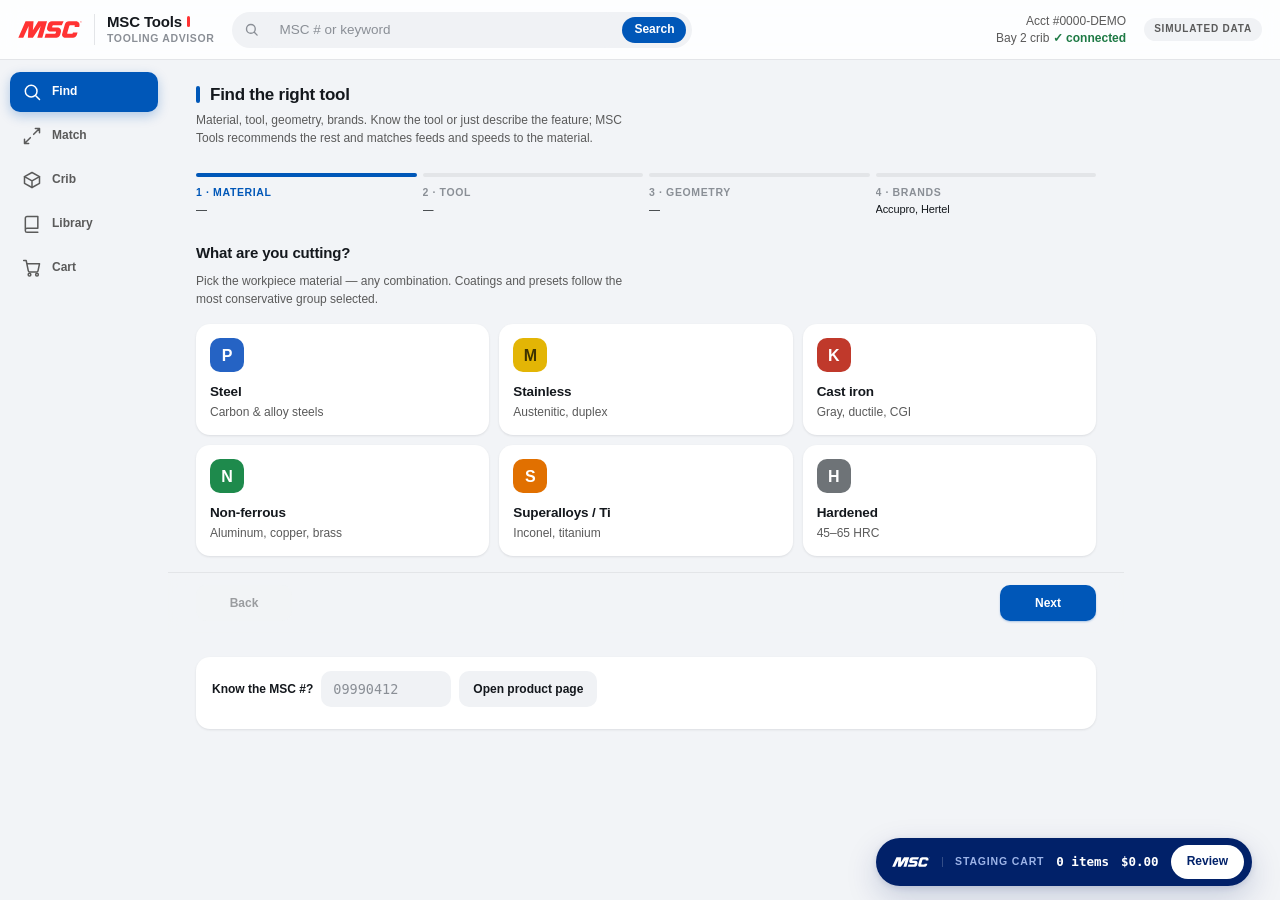
<file: index.html>
<!DOCTYPE html>
<html lang="en">
<head>
<meta charset="UTF-8">
<meta name="viewport" content="width=device-width, initial-scale=1.0">
<title>MSC Tools — Tooling advisor</title>
<meta name="description" content="MSC Tools, a tooling advisor application by MSC. Interactive prototype — all data simulated.">
<link rel="icon" href="assets/msc-logo.svg" type="image/svg+xml">
<link rel="stylesheet" href="css/style.css">
</head>
<body>

<div class="panel" id="panel">

  <header class="p-head">
    <div class="p-brand">
      <img class="msc-logo" src="assets/msc-logo.svg" alt="MSC" width="54" height="15">
      <span class="p-ident">
        <span class="p-logo">MSC Tools<span class="cursorbar" aria-hidden="true"></span></span>
        <span class="p-sub">Tooling advisor</span>
      </span>
    </div>
    <form class="gsearch" id="gForm" role="search">
      <svg viewBox="0 0 24 24" aria-hidden="true"><circle cx="11" cy="11" r="7"/><path d="M21 21l-4.5-4.5"/></svg>
      <input id="gSearch" placeholder="MSC # or keyword" aria-label="Search catalog by MSC number or keyword" autocomplete="off">
      <button type="submit" id="gGo">Search</button>
    </form>
    <div class="p-acct" title="Simulated account">Acct #0000-DEMO<br>Bay 2 crib <b>&#10003; connected</b></div>
    <span class="demopill" title="Every SKU, price, stock count and document number is fictional">SIMULATED DATA</span>
  </header>

  <div class="a-main">

    <nav class="p-tabs" role="tablist" aria-label="Application sections">
      <button class="p-tab" role="tab" aria-selected="true" data-tab="find" data-label="Find"><svg class="ic" viewBox="0 0 24 24"><circle cx="11" cy="11" r="7"/><path d="M21 21l-4.5-4.5"/></svg><span class="lab">Find</span></button>
      <button class="p-tab" role="tab" aria-selected="false" data-tab="match" data-label="Match"><svg class="ic" viewBox="0 0 24 24"><path d="M16 3h5v5M21 3l-7 7M8 21H3v-5M3 21l7-7"/></svg><span class="lab">Match</span></button>
      <button class="p-tab" role="tab" aria-selected="false" data-tab="crib" data-label="Crib"><svg class="ic" viewBox="0 0 24 24"><path d="M3 8l9-5 9 5v8l-9 5-9-5z"/><path d="M3 8l9 5 9-5M12 13v8"/></svg><span class="lab">Crib</span></button>
      <button class="p-tab" role="tab" aria-selected="false" data-tab="library" data-label="Library"><svg class="ic" viewBox="0 0 24 24"><path d="M4 20V5a2 2 0 012-2h13v14H6a2 2 0 00-2 2zm0 0a2 2 0 002 2h13"/></svg><span class="lab">Library</span><span class="bdg" id="libBadge"></span></button>
      <button class="p-tab" role="tab" aria-selected="false" data-tab="cart" data-label="Cart"><svg class="ic" viewBox="0 0 24 24"><circle cx="9" cy="20" r="1.6"/><circle cx="18" cy="20" r="1.6"/><path d="M2 3h3l2.6 12.5a1.5 1.5 0 001.5 1.2h8.6a1.5 1.5 0 001.5-1.2L21 7H6"/></svg><span class="lab">Cart</span><span class="bdg" id="cartBadge"></span></button>
    </nav>

    <main class="p-body" id="pbody" tabindex="-1">

      <section class="p-view on" id="view-find" aria-labelledby="h-find">
        <div id="wizard">
          <h2 class="p-h" id="h-find">Find the right tool</h2>
          <p class="p-note">Material, tool, geometry, brands. Know the tool or just describe the feature; MSC Tools recommends the rest and matches feeds and speeds to the material.</p>
          <div class="steprail" id="steprail" role="tablist" aria-label="Wizard steps"></div>
          <div id="wizStep"></div>
          <div class="wiz-foot">
            <button class="tbtn" id="wizBack">Back</button>
            <span class="spacer"></span>
            <button class="tbtn pri" id="wizNext">Next</button>
          </div>
          <form class="skubox" id="skuForm">
            <label for="skuIn">Know the MSC #?</label>
            <input id="skuIn" placeholder="09990412" inputmode="numeric" autocomplete="off">
            <button class="tbtn" type="submit">Open product page</button>
            <div class="recent" id="recentRow"></div>
          </form>
        </div>
        <div id="findResults" hidden></div>
      </section>

      <section class="p-view" id="view-match" aria-labelledby="h-match">
        <h2 class="p-h" id="h-match">Cross-reference</h2>
        <p class="p-note">Paste a competitor part number. MSC Tools identifies the maker and returns MSC alternatives with the evidence: matched specs, price, lead time.</p>
        <div class="brandbar" id="brandsMatch" aria-label="Preferred brands"></div>
        <form class="matchin" id="matchForm">
          <input id="matchIn" value="CM-2F340-0500-DEMO" aria-label="Competitor part number" autocomplete="off">
          <button class="tbtn pri" type="submit" id="matchGo">Match</button>
        </form>
        <div id="matchOut" hidden></div>
      </section>

      <section class="p-view" id="view-crib" aria-labelledby="h-crib">
        <h2 class="p-h" id="h-crib">Virtual crib</h2>
        <p class="p-note">Named shop-inventory profiles: vending machines, cribs, or per-machine kits. Lines below minimum flag red and drive one-click reorders.</p>
        <div class="cribhead">
          <select id="cribSel" aria-label="Crib profile"></select>
          <button class="tbtn" id="cribRename">Rename</button>
          <button class="tbtn" id="cribNew">New profile</button>
          <span class="spacer"></span>
          <button class="tbtn" id="cribAdd">Add SKU</button>
        </div>
        <div id="cribForm"></div>
        <div id="cribTbl"></div>
        <button class="tbtn pri" id="poGo">Generate PO — MSC SKUs only</button>
        <div id="poOut"></div>
      </section>

      <section class="p-view" id="view-library" aria-labelledby="h-lib">
        <h2 class="p-h" id="h-lib">My Library</h2>
        <p class="p-note">Every "Add to Library" lands here. One export writes tool geometry and material-matched presets to Autodesk Fusion or Autodesk Inventor.</p>
        <div id="libList"></div>
        <div class="exprow">
          <select id="expFmt" aria-label="Export target">
            <option value="fusion">Autodesk Fusion (.tools)</option>
            <option value="inventor">Autodesk Inventor</option>
          </select>
          <button class="tbtn pri" id="libExport">Export</button>
          <button class="tbtn" id="libToCart">Add all to cart</button>
        </div>

        <h3 class="p-lab">Import &amp; Match</h3>
        <p class="p-note">Bring your current tooling, match every part number to an MSC equivalent, and price the whole set as a theoretical cart. Nothing is ordered by importing.</p>
        <div class="brandbar" id="brandsXm" aria-label="Preferred brands"></div>
        <div class="importrow">
          <button class="tbtn pri" id="xmFusion">Load from Fusion library</button>
          <button class="tbtn" id="xmInventor" disabled title="Available when the Inventor path is defined">Load from Inventor library</button>
          <label class="tbtn filelab" for="xmFile">Import .tools / .csv<input type="file" id="xmFile" accept=".csv,.tools" hidden></label>
          <button class="tbtn" id="xmGo">Load sample list</button>
        </div>
        <div class="xm-drop" id="xmDrop">Or drop a tool export here</div>
        <div id="xmOut"></div>
      </section>

      <section class="p-view" id="view-cart" aria-labelledby="h-cart">
        <h2 class="p-h" id="h-cart">Staging cart</h2>
        <p class="p-note">A priced what-if. It becomes an order, a quote, or a CAM library only when you choose. Staging is explicit.</p>
        <div id="cartList"></div>
        <div id="cartExtras"></div>
      </section>

      <section class="p-view pdp" id="view-pdp" aria-label="Product page" hidden></section>

    </main>

  </div>

  <footer class="p-cartbar" id="cartbar">
    <img class="msc-logo-sm" src="assets/msc-logo-white.svg" alt="MSC" width="40" height="11">
    <span class="lab">Staging cart</span>
    <span class="val" id="barCount">0 items</span>
    <span class="val" id="barTotal">$0.00</span>
    <button id="barOpen">Review</button>
  </footer>

  <div class="toast" id="toast" role="status" aria-live="polite"></div>
</div>

<script src="js/state.js"></script>
<script src="js/api.js"></script>
<script src="js/app.js"></script>
</body>
</html>
</file>
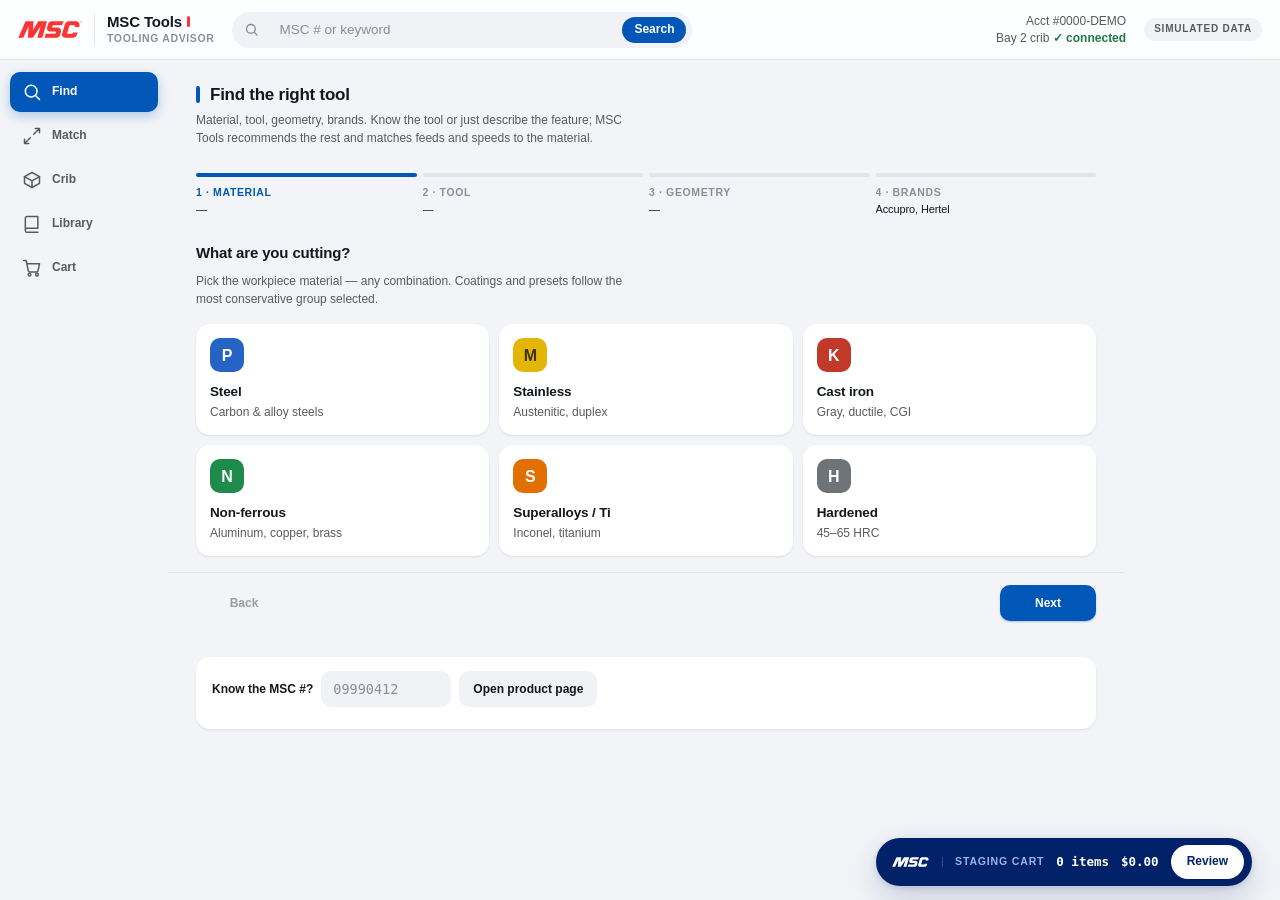
<file: embed/index.html>
<!DOCTYPE html>
<html lang="en">
<head>
<meta charset="UTF-8">
<meta name="viewport" content="width=device-width, initial-scale=1.0">
<title>MSC Tools</title>
<!-- Office.js lets PowerPoint host this page as a content add-in; the page also works in any browser. -->
<script src="https://appsforoffice.microsoft.com/lib/1/hosted/office.js"></script>
<style>html,body{margin:0;height:100%;overflow:hidden;background:#F2F4F7}iframe{border:0;width:100%;height:100%;display:block}</style>
</head>
<body>
<iframe id="app" src="../index.html" title="MSC Tools" allow="clipboard-write"></iframe>
<script>
/* Deep links — open the app already on a given screen. All optional, combine freely:
   ?tab=find|match|crib|library|cart      switch tab
   ?mats=P,N                              select ISO material tiles (Find step 1)
   ?tool=endmill|ball|drill|tap|chamfer   pick a tool type (Find step 2)
   ?feature=pocket|slot|floor|contour|hole|thread|edge   "describe the feature" instead
   ?step=0..3                             jump to a wizard step
   ?run=1                                 go straight to results
   ?sku=09990412                          open a product page
   ?match=1                               run the pre-filled cross-reference
   ?fusion=1                              load the Fusion library audit (Library tab)
   Example for a slide: embed/index.html?mats=P&feature=thread&run=1                     */
(function () {
  const q = new URLSearchParams(location.search), f = document.getElementById('app');
  const sleep = ms => new Promise(r => setTimeout(r, ms));
  f.addEventListener('load', async () => {
    const w = f.contentWindow, d = f.contentDocument;
    for (let i = 0; i < 100 && !(w.MSC && w.MSC.db && w.MSC.db.catalog); i++) await sleep(100);
    if (!(w.MSC && w.MSC.db && w.MSC.db.catalog)) return;
    const click = sel => { const el = d.querySelector(sel); if (el) el.click(); return !!el; };
    if (q.get('tab') && q.get('tab') !== 'find') click(`.p-tab[data-tab="${q.get('tab')}"]`);
    if (q.get('mats')) q.get('mats').split(',').forEach(m => click(`[data-iso="${m.trim().toUpperCase()}"]`));
    if (q.get('tool') || q.get('feature')) {
      click('#wizNext'); await sleep(50);
      if (q.get('feature')) click(`[data-feat="${q.get('feature')}"]`); else click(`[data-tool="${q.get('tool')}"]`);
    }
    if (q.get('run')) { for (let i = 0; i < 4; i++) { click('#wizNext'); await sleep(50); } }
    else if (q.get('step')) click(`#steprail [data-go="${q.get('step')}"]`);
    if (q.get('match')) { click('#matchGo'); }
    if (q.get('fusion')) { click('#xmFusion'); }
    if (q.get('sku')) { const inp = d.getElementById('skuIn'); if (inp) { inp.value = q.get('sku'); d.getElementById('skuForm').requestSubmit(); } }
    await sleep(300); if (d.activeElement && d.activeElement.blur) d.activeElement.blur();
  });
})();
</script>
</body>
</html>
</file>
<file: css/style.css>
/* ============================================================
   MSC Tools — application design system v12
   Native feel (Apple / Pixel): system type, layered elevation,
   10–12 px radii, segmented controls, spring motion.
   MSC palette and logo unchanged. Narrow-first (docked palette
   380–480 px); wide layout ≥ 720 px. No font network requests.
   ============================================================ */
:root{
  /* brand palette */
  --blue:#0057B8;  --blue-h:#004A9E;  --blue-dark:#012169;  --blue-bright:#00A3E0;
  --tint:#EAF0FB;  --tint-2:#DCE6F8;  --tint-line:#C9D7EF;
  --red:#FF3333;   --red-tint:#FFEFEF; --red-text:#C62828;
  --ink:#14181D;   --slate:#5A5A5A;   --slate-2:#8A8F96;
  --hair:#E3E5E8;  --hair-soft:#EEF0F2;
  --paper:#FFFFFF; --canvas:#F2F4F7;  --field:#F0F2F5;  --field-h:#E9ECF0;
  --green:#1E7A45; --green-tint:#E7F5EC;
  --iso-p:#2563C4; --iso-m:#E3B505; --iso-k:#C0392B; --iso-n:#1E8A4C; --iso-s:#E17000; --iso-h:#6E7377;
  /* type: system stack — SF on Mac, Segoe UI on Windows, Roboto on Android / Chrome OS */
  --font:-apple-system,BlinkMacSystemFont,"Segoe UI Variable Text","Segoe UI",Roboto,"Helvetica Neue",Arial,sans-serif;
  --mono:ui-monospace,"SF Mono","Cascadia Mono",Consolas,Menlo,monospace;
  --fs-h:17px; --fs-lab:11px; --fs-body:13.5px; --fs-sec:12px; --fs-data:12.5px;
  /* shape, depth, motion */
  --r-xs:6px; --r-sm:8px; --r:10px; --r-lg:14px; --pill:999px;
  --ctl:36px; --ctl-sm:30px;
  --sh-1:0 1px 2px rgba(20,24,29,.04),0 1px 3px rgba(20,24,29,.06);
  --sh-2:0 2px 6px rgba(20,24,29,.06),0 8px 24px rgba(20,24,29,.08);
  --sh-3:0 12px 32px rgba(1,33,105,.18),0 2px 6px rgba(1,33,105,.12);
  --ring:0 0 0 3px rgba(0,87,184,.28);
  --ease:cubic-bezier(.2,.8,.2,1); --t:.18s var(--ease); --t-slow:.28s var(--ease);
  --gap:16px; --gap-s:8px; --gap-l:24px;
}
*{box-sizing:border-box;margin:0;padding:0}
html,body{height:100%}
body{font-family:var(--font);font-size:var(--fs-body);line-height:1.45;color:var(--ink);background:var(--canvas);-webkit-font-smoothing:antialiased;text-rendering:optimizeLegibility;overflow:hidden;font-feature-settings:"tnum"}
button{font:inherit;color:inherit;background:none;border:none;cursor:pointer;-webkit-tap-highlight-color:transparent}
input,select,textarea{font:inherit;color:inherit}
a{color:var(--blue);text-decoration:none}
a:hover{text-decoration:underline}
:focus-visible{outline:none;box-shadow:var(--ring)}
[hidden]{display:none!important}
.mono{font-family:var(--mono);font-size:var(--fs-data);letter-spacing:-.01em}
.muted{color:var(--slate);font-weight:400}
.spacer{flex:1}
.center{text-align:center}
.right{text-align:right}
.sm{font-size:var(--fs-sec)}
@media(prefers-reduced-motion:reduce){*,*::before,*::after{animation:none!important;transition:none!important}}

/* ---- type roles ---- */
.p-h{font-size:var(--fs-h);font-weight:650;letter-spacing:-.015em;line-height:1.25;display:flex;align-items:center;gap:10px;margin-bottom:6px}
.p-h::before{content:"";flex:none;width:4px;height:1em;border-radius:2px;background:var(--blue)}   /* the cursor graphic — once per view */
.p-lab{font-size:var(--fs-lab);font-weight:650;text-transform:uppercase;letter-spacing:.07em;color:var(--slate);margin:var(--gap-l) 0 var(--gap-s)}
.p-lab .muted{text-transform:none;letter-spacing:0;font-weight:400;font-size:var(--fs-sec)}
.p-note{font-size:var(--fs-sec);color:var(--slate);margin-bottom:var(--gap);max-width:64ch;line-height:1.5}
.cursorbar{display:inline-block;width:3px;height:.78em;border-radius:1.5px;background:var(--red);vertical-align:-.02em;margin-left:5px;animation:blink 1.1s steps(1) infinite}
@keyframes blink{50%{opacity:0}}

/* ============ APP FRAME ============ */
.panel{height:100%;display:flex;flex-direction:column;background:var(--canvas);min-width:320px;position:relative}

/* header — frosted */
.p-head{flex:none;display:flex;flex-wrap:wrap;align-items:center;gap:8px 12px;padding:10px 14px;background:rgba(255,255,255,.86);backdrop-filter:saturate(180%) blur(14px);-webkit-backdrop-filter:saturate(180%) blur(14px);border-bottom:1px solid var(--hair);z-index:5}
.p-brand{display:flex;align-items:center;gap:12px;min-width:0}
.msc-logo{width:56px;height:auto;display:block;flex:none}
.p-ident{display:flex;flex-direction:column;line-height:1.1;border-left:1px solid var(--hair);padding-left:12px}
.p-logo{font-size:15px;font-weight:700;letter-spacing:-.01em;white-space:nowrap}
.p-sub{font-size:10.5px;color:var(--slate-2);letter-spacing:.06em;text-transform:uppercase;margin-top:3px;font-weight:600}
.gsearch{flex:1 1 100%;order:10;display:flex;align-items:center;gap:8px;height:var(--ctl);border-radius:var(--pill);padding:0 6px 0 12px;background:var(--field);transition:background var(--t),box-shadow var(--t)}
.gsearch:hover{background:var(--field-h)}
.gsearch:focus-within{background:var(--paper);box-shadow:var(--ring)}
.gsearch svg{width:15px;height:15px;stroke:var(--slate-2);fill:none;stroke-width:2.2;stroke-linecap:round;flex:none}
.gsearch input{flex:1;min-width:0;border:none;background:none;font-size:var(--fs-body);height:100%}
.gsearch input::placeholder{color:var(--slate-2)}
.gsearch input:focus{box-shadow:none}
.gsearch button{height:26px;padding:0 12px;border-radius:var(--pill);background:var(--blue);color:#fff;font-size:var(--fs-sec);font-weight:600;transition:background var(--t),transform var(--t)}
.gsearch button:hover{background:var(--blue-h)}
.gsearch button:active{transform:scale(.96)}
.p-acct{display:none;font-size:var(--fs-sec);color:var(--slate);text-align:right;line-height:1.4;white-space:nowrap;margin-left:auto}
.p-acct b{color:var(--green);font-weight:600}
.demopill{margin-left:auto;font-size:10px;font-weight:700;letter-spacing:.08em;color:var(--slate);border-radius:var(--pill);padding:4px 10px;white-space:nowrap;background:var(--field)}

/* main = rail + scroll region */
.a-main{flex:1;display:flex;min-height:0}
.p-tabs{flex:none;width:56px;display:flex;flex-direction:column;gap:4px;padding:10px 8px;background:var(--canvas)}
.p-tab{position:relative;display:flex;align-items:center;justify-content:center;gap:10px;height:44px;border-radius:var(--r);color:var(--slate);font-size:var(--fs-sec);font-weight:600;transition:background var(--t),color var(--t),transform var(--t)}
.p-tab .ic{width:20px;height:20px;flex:none;fill:none;stroke:currentColor;stroke-width:1.8;stroke-linecap:round;stroke-linejoin:round;transition:transform var(--t)}
.p-tab .lab{display:none}
.p-tab:hover{background:var(--tint);color:var(--blue)}
.p-tab:active .ic{transform:scale(.9)}
.p-tab[aria-selected="true"]{background:var(--blue);color:#fff;box-shadow:0 4px 12px rgba(0,87,184,.28)}
.p-tab .bdg{position:absolute;top:4px;right:4px;min-width:17px;height:17px;padding:0 5px;border-radius:var(--pill);background:var(--red);color:#fff;font-size:10px;font-weight:700;line-height:17px;text-align:center;box-shadow:0 0 0 2px var(--canvas)}
.p-tab[aria-selected="true"] .bdg{box-shadow:0 0 0 2px var(--blue)}
.p-tab .bdg:empty{display:none}
.p-tab::after{content:attr(data-label);position:absolute;left:calc(100% + 10px);top:50%;transform:translateY(-50%) translateX(-4px);background:var(--ink);color:#fff;font-size:var(--fs-sec);font-weight:600;padding:5px 9px;border-radius:var(--r-sm);white-space:nowrap;opacity:0;pointer-events:none;transition:opacity var(--t),transform var(--t);z-index:30}
.p-tab:hover::after,.p-tab:focus-visible::after{opacity:1;transform:translateY(-50%)}

.p-body{flex:1;min-width:0;overflow-y:auto;overflow-x:hidden;padding:var(--gap) 14px 84px;scrollbar-width:thin;scrollbar-color:#C9CDD3 transparent}
.p-body::-webkit-scrollbar{width:8px}
.p-body::-webkit-scrollbar-thumb{background:#C9CDD3;border-radius:8px;border:2px solid var(--canvas)}
.p-view{display:none;max-width:900px}
.p-view.on{display:block;animation:rise .26s var(--ease)}
@keyframes rise{from{opacity:0;transform:translateY(8px)}to{opacity:1;transform:none}}

/* status bar — floating pill, Dark Blue */
.p-cartbar{position:absolute;left:50%;bottom:14px;transform:translateX(-50%);width:calc(100% - 28px);max-width:640px;display:flex;align-items:center;gap:12px;height:48px;padding:0 8px 0 16px;border-radius:var(--pill);background:var(--blue-dark);color:#fff;box-shadow:var(--sh-3);z-index:10}
.msc-logo-sm{width:38px;height:auto;display:block;flex:none;padding-right:12px;border-right:1px solid rgba(255,255,255,.2);box-sizing:content-box}
.p-cartbar .lab{font-size:10.5px;font-weight:700;text-transform:uppercase;letter-spacing:.08em;color:#9DB4E8;white-space:nowrap}
.p-cartbar .val{font-family:var(--mono);font-size:var(--fs-data);white-space:nowrap;font-weight:600}
.p-cartbar button{margin-left:auto;height:34px;padding:0 16px;border-radius:var(--pill);background:#fff;color:var(--blue-dark);font-size:var(--fs-sec);font-weight:700;transition:background var(--t),transform var(--t)}
.p-cartbar button:hover{background:var(--tint)}
.p-cartbar button:active{transform:scale(.96)}
@keyframes barpulse{0%{transform:translateX(-50%) scale(1.02);background:var(--blue)}100%{transform:translateX(-50%);background:var(--blue-dark)}}
.p-cartbar.pulse{animation:barpulse .5s var(--ease)}

/* toast — pill, frosted dark */
.toast{position:absolute;left:50%;bottom:72px;transform:translate(-50%,10px) scale(.98);display:flex;align-items:center;gap:10px;max-width:calc(100% - 32px);background:rgba(20,24,29,.92);backdrop-filter:blur(10px);color:#fff;font-size:var(--fs-sec);font-weight:500;padding:11px 16px;border-radius:var(--pill);box-shadow:var(--sh-2);opacity:0;pointer-events:none;transition:opacity var(--t-slow),transform var(--t-slow);z-index:40}
.toast.show{opacity:1;transform:translate(-50%,0) scale(1)}
.toast .t-ic{width:15px;height:15px;flex:none;fill:none;stroke:#7FD8A4;stroke-width:2.4;stroke-linecap:round;stroke-linejoin:round}
.toast .t-undo{color:#8FC6FF;font-weight:700;padding:4px 6px;border-radius:var(--r-xs);flex:none}
.toast .t-undo:hover{background:rgba(255,255,255,.1)}

/* ============ CONTROLS ============ */
.tbtn{display:inline-flex;align-items:center;justify-content:center;gap:6px;height:var(--ctl);padding:0 14px;border:none;border-radius:var(--r);background:var(--field);color:var(--ink);font-size:var(--fs-sec);font-weight:600;white-space:nowrap;transition:background var(--t),color var(--t),transform var(--t),box-shadow var(--t)}
.tbtn:hover{background:var(--field-h)}
.tbtn:active{transform:scale(.97)}
.tbtn:disabled{opacity:.4;cursor:default;transform:none}
.tbtn.pri{background:var(--blue);color:#fff;box-shadow:0 1px 2px rgba(0,87,184,.3)}
.tbtn.pri:hover{background:var(--blue-h)}
.tbtn.sm{height:var(--ctl-sm);padding:0 11px;font-size:11.5px;border-radius:var(--r-sm)}
.tbtn.icon{width:var(--ctl-sm);padding:0;color:var(--slate)}
.tbtn.wide{width:100%}
.tbtn[aria-pressed="true"]{background:var(--tint);color:var(--blue)}
.linkbtn{color:var(--blue);font-size:var(--fs-sec);font-weight:600;padding:4px 0;border-radius:var(--r-xs)}
.linkbtn:hover{text-decoration:underline}
.btnrow{display:flex;gap:var(--gap-s);align-items:center;flex-wrap:wrap;margin-top:var(--gap-s)}
input:not([type=checkbox]):not([type=radio]),select{height:var(--ctl);border:none;border-radius:var(--r);background:var(--field);padding:0 12px;font-size:var(--fs-body);transition:background var(--t),box-shadow var(--t)}
input:hover,select:hover{background:var(--field-h)}
input:focus,select:focus{background:var(--paper);box-shadow:var(--ring)}
input:disabled,select:disabled{opacity:.5}
input::placeholder{color:var(--slate-2)}
input.narrow{width:64px}
select{padding-right:30px;appearance:none;background-image:url("data:image/svg+xml,%3Csvg xmlns='http://www.w3.org/2000/svg' width='12' height='8' viewBox='0 0 12 8'%3E%3Cpath d='M1.5 1.5l4.5 4.5 4.5-4.5' fill='none' stroke='%235A5A5A' stroke-width='1.8' stroke-linecap='round' stroke-linejoin='round'/%3E%3C/svg%3E");background-repeat:no-repeat;background-position:right 11px center}
.chip{display:inline-flex;align-items:center;height:32px;padding:0 13px;border-radius:var(--pill);background:var(--field);color:var(--ink);font-size:var(--fs-sec);font-weight:600;transition:background var(--t),color var(--t),transform var(--t)}
.chip:hover{background:var(--field-h)}
.chip:active{transform:scale(.96)}
.chip[aria-pressed="true"]{background:var(--blue);color:#fff}
.chip.xs{height:26px;padding:0 10px;font-size:11.5px}
.stepper{display:inline-flex;align-items:center;height:var(--ctl-sm);border-radius:var(--r-sm);overflow:hidden;background:var(--field)}
.stepper button{width:30px;height:100%;font-weight:600;font-size:15px;color:var(--slate);transition:background var(--t),color var(--t)}
.stepper button:hover{background:var(--field-h);color:var(--blue)}
.stepper span,.stepper input{min-width:34px;height:100%;text-align:center;font-family:var(--mono);font-size:var(--fs-data);border:none;border-radius:0;padding:0;line-height:var(--ctl-sm);width:40px;background:var(--paper);box-shadow:inset 0 0 0 1px var(--hair)}
.stepper input:focus{box-shadow:inset 0 0 0 2px var(--blue)}
.stock-ok{color:var(--green);font-weight:600}
.stock-crib{color:var(--blue);font-weight:600}
.fitpct{font-family:var(--mono);font-size:var(--fs-data);font-weight:700;color:var(--blue)}
.star{color:var(--blue);margin-right:4px}
.savechip,.upchip{display:inline-flex;align-items:center;height:20px;padding:0 8px;border-radius:var(--pill);font-size:10.5px;font-weight:700;white-space:nowrap}
.savechip{background:var(--green-tint);color:var(--green)}
.upchip{background:var(--field);color:var(--slate)}
.mk-ok{color:var(--green);font-weight:700}
.mk-close{color:var(--slate-2);font-weight:700}
.ctx{display:inline-flex;align-items:center;gap:5px;font-family:var(--mono);font-size:10px;background:var(--tint);color:var(--blue-dark);border-radius:var(--pill);padding:3px 8px;margin-top:6px}
.ctx::before{content:"◈";font-size:9px}
.pdp-link{text-align:left;font:inherit;font-weight:inherit;color:inherit;padding:0;border-radius:3px}
.pdp-link:hover{color:var(--blue)}
button.thumb,button.thumb-sm{transition:box-shadow var(--t),transform var(--t)}
button.thumb:hover,button.thumb-sm:hover{box-shadow:0 0 0 2px var(--tint-line);transform:scale(1.03)}
.tblwrap{overflow-x:auto;margin-bottom:var(--gap);border-radius:var(--r-lg);background:var(--paper);box-shadow:var(--sh-1)}
.emptybox{border-radius:var(--r-lg);padding:28px 20px;text-align:center;font-size:var(--fs-sec);color:var(--slate);background:var(--paper);box-shadow:var(--sh-1);line-height:1.5}
.emptybox::before{content:"";display:block;width:40px;height:40px;margin:0 auto 10px;border-radius:12px;background:var(--tint) url("data:image/svg+xml,%3Csvg xmlns='http://www.w3.org/2000/svg' viewBox='0 0 24 24' fill='none' stroke='%230057B8' stroke-width='1.8' stroke-linecap='round' stroke-linejoin='round'%3E%3Cpath d='M4 7h16M4 12h16M4 17h10'/%3E%3C/svg%3E") center/20px no-repeat}
.refine-note{border-radius:var(--r);background:var(--paper);box-shadow:var(--sh-1);font-size:var(--fs-sec);color:var(--slate);padding:12px 14px;margin-top:var(--gap-s)}
.callout{border-radius:var(--r);background:var(--tint);padding:12px 14px;font-size:var(--fs-sec);margin:var(--gap) 0;display:flex;gap:var(--gap-s);align-items:center;flex-wrap:wrap;line-height:1.5}
.callout .co-text{flex:1 1 220px}
.recent{display:flex;gap:6px;align-items:center;flex-wrap:wrap;flex-basis:100%}
.bb-lab{font-size:10.5px;font-weight:650;color:var(--slate-2);text-transform:uppercase;letter-spacing:.07em;margin-right:4px}
.brandbar{display:flex;gap:6px;align-items:center;flex-wrap:wrap;margin-bottom:var(--gap)}
.inlineform{display:flex;gap:var(--gap-s);align-items:center;flex-wrap:wrap;border-radius:var(--r-lg);background:var(--paper);box-shadow:var(--sh-2);padding:12px 14px;margin-bottom:var(--gap);animation:rise .22s var(--ease)}
.inlineform label{font-size:var(--fs-sec);font-weight:600}
.inlineform input{flex:1;min-width:140px}
.fielderr{flex-basis:100%;font-size:var(--fs-sec);color:var(--red-text);font-weight:600}
.fielderr:empty{display:none}

/* ============ FIND — steps ============ */
.steprail{display:grid;grid-template-columns:repeat(4,1fr);gap:6px;margin-bottom:var(--gap-l)}
.steprail button{position:relative;text-align:left;padding:10px 0 0;min-width:0;border-radius:var(--r-xs);transition:opacity var(--t)}
.steprail button::before{content:"";display:block;height:4px;border-radius:2px;background:var(--hair);margin-bottom:8px;transition:background var(--t-slow)}
.steprail button.cur::before,.steprail button.done::before{background:var(--blue)}
.steprail .sr-lab{display:block;font-size:10.5px;font-weight:650;text-transform:uppercase;letter-spacing:.06em;color:var(--slate-2);white-space:nowrap;overflow:hidden;text-overflow:ellipsis}
.steprail .sr-val{display:none;font-size:11px;color:var(--ink);margin-top:2px;white-space:nowrap;overflow:hidden;text-overflow:ellipsis;font-family:var(--font);font-weight:500}
.steprail button.cur .sr-lab{color:var(--blue)}
.steprail button.cur .sr-val{display:block}
.steprail button:hover .sr-lab{color:var(--blue)}
#wizStep{animation:slidein .28s var(--ease)}
#wizStep.back{animation:slideback .28s var(--ease)}
@keyframes slidein{from{opacity:0;transform:translateX(24px)}to{opacity:1;transform:none}}
@keyframes slideback{from{opacity:0;transform:translateX(-24px)}to{opacity:1;transform:none}}
#wizStep .p-lab:first-child{margin-top:0;font-size:15px;font-weight:650;letter-spacing:-.01em;text-transform:none;color:var(--ink)}
.iso-grid,.proc-grid{display:grid;grid-template-columns:repeat(2,1fr);gap:10px;margin:var(--gap-s) 0 var(--gap)}
.iso{position:relative;text-align:left;border-radius:var(--r-lg);padding:14px;background:var(--paper);box-shadow:var(--sh-1);transition:transform var(--t),box-shadow var(--t),background var(--t)}
.iso:hover{transform:translateY(-2px);box-shadow:var(--sh-2)}
.iso:active{transform:scale(.98)}
.iso .iso-letter{display:flex;align-items:center;justify-content:center;width:34px;height:34px;border-radius:10px;font-weight:700;font-size:16px;color:#fff;margin-bottom:10px}
.iso-p{background:var(--iso-p)}.iso-m{background:var(--iso-m);color:#3d3200!important}.iso-k{background:var(--iso-k)}.iso-n{background:var(--iso-n)}.iso-s{background:var(--iso-s)}.iso-h{background:var(--iso-h)}
.iso .iso-name{display:block;font-size:var(--fs-body);font-weight:650;letter-spacing:-.01em}
.iso .iso-sub{font-size:var(--fs-sec);color:var(--slate)}
.iso[aria-pressed="true"]{background:var(--tint);box-shadow:0 0 0 2px var(--blue),var(--sh-1)}
.iso[aria-pressed="true"]::after{content:"";position:absolute;top:12px;right:12px;width:20px;height:20px;border-radius:10px;background:var(--blue) url("data:image/svg+xml,%3Csvg xmlns='http://www.w3.org/2000/svg' viewBox='0 0 24 24' fill='none' stroke='%23fff' stroke-width='3' stroke-linecap='round' stroke-linejoin='round'%3E%3Cpath d='M20 6L9 17l-5-5'/%3E%3C/svg%3E") center/12px no-repeat;animation:pop .22s var(--ease)}
@keyframes pop{from{transform:scale(.4);opacity:0}to{transform:none;opacity:1}}
.proc{position:relative;display:flex;flex-direction:column;align-items:center;gap:8px;border-radius:var(--r-lg);padding:16px 10px 12px;background:var(--paper);box-shadow:var(--sh-1);font-size:var(--fs-sec);font-weight:650;color:var(--ink);transition:transform var(--t),box-shadow var(--t),background var(--t)}
.proc:hover{transform:translateY(-2px);box-shadow:var(--sh-2)}
.proc:active{transform:scale(.98)}
.proc .proc-ic{width:52px;height:52px;border-radius:14px;background:var(--canvas)}
.proc .proc-ic svg{width:40px;height:40px}
.proc .proc-sub{font-size:11px;font-weight:400;color:var(--slate);text-align:center;line-height:1.3}
.proc[aria-pressed="true"]{background:var(--tint);box-shadow:0 0 0 2px var(--blue),var(--sh-1);color:var(--blue)}
.proc[aria-pressed="true"]::after{content:"";position:absolute;top:10px;right:10px;width:20px;height:20px;border-radius:10px;background:var(--blue) url("data:image/svg+xml,%3Csvg xmlns='http://www.w3.org/2000/svg' viewBox='0 0 24 24' fill='none' stroke='%23fff' stroke-width='3' stroke-linecap='round' stroke-linejoin='round'%3E%3Cpath d='M20 6L9 17l-5-5'/%3E%3C/svg%3E") center/12px no-repeat;animation:pop .22s var(--ease)}
.advice{border-radius:var(--r-lg);background:var(--paper);box-shadow:var(--sh-2);padding:14px 16px 14px 18px;font-size:var(--fs-sec);margin-bottom:var(--gap);line-height:1.5;position:relative;overflow:hidden;animation:rise .24s var(--ease)}
.advice::before{content:"";position:absolute;left:0;top:0;bottom:0;width:4px;background:var(--blue)}
.optrow{display:flex;gap:var(--gap-s);flex-wrap:wrap;margin:var(--gap-s) 0 var(--gap)}
.formgrid{display:grid;grid-template-columns:1fr;gap:14px;margin:var(--gap-s) 0 var(--gap)}
.fld label{display:block;font-size:var(--fs-sec);font-weight:600;color:var(--ink);margin-bottom:6px}
.fld input,.fld select{width:100%}
.fld .hint{display:block;font-size:11px;color:var(--slate);margin-top:5px;line-height:1.4}
.wiz-foot{position:sticky;bottom:-84px;display:flex;gap:var(--gap-s);align-items:center;margin:var(--gap) -14px 0;padding:12px 14px;background:rgba(242,244,247,.9);backdrop-filter:blur(10px);-webkit-backdrop-filter:blur(10px);border-top:1px solid var(--hair);z-index:2}
.wiz-foot .tbtn{min-width:96px}
.skubox{display:flex;gap:var(--gap-s);align-items:center;flex-wrap:wrap;margin-top:var(--gap-l);padding:14px 16px;border-radius:var(--r-lg);background:var(--paper);box-shadow:var(--sh-1)}
.skubox label{font-size:var(--fs-sec);font-weight:600;color:var(--ink)}
.skubox input{font-family:var(--mono);font-size:var(--fs-data);width:130px}

/* results */
.res-head{display:flex;align-items:center;gap:var(--gap-s);flex-wrap:wrap;margin-bottom:6px}
.res-head .p-h{margin:0;flex-basis:100%}
.sortsel{height:var(--ctl-sm);font-size:var(--fs-sec);font-weight:600;padding:0 28px 0 12px;border-radius:var(--pill)}
.viewtog{display:flex;background:var(--field);border-radius:var(--pill);padding:3px;gap:2px;height:var(--ctl-sm)}
.viewtog button{padding:0 13px;font-size:11.5px;font-weight:600;color:var(--slate);border-radius:var(--pill);transition:background var(--t),color var(--t),box-shadow var(--t)}
.viewtog button[aria-pressed="true"]{background:var(--paper);color:var(--ink);box-shadow:var(--sh-1)}
.res-head #newSearch{margin-left:auto}
.rescard{position:relative;display:grid;grid-template-columns:60px 1fr;gap:var(--gap-s) 14px;border-radius:var(--r-lg);padding:14px;margin-bottom:10px;background:var(--paper);box-shadow:var(--sh-1);align-items:start;transition:transform var(--t),box-shadow var(--t)}
.rescard:hover{box-shadow:var(--sh-2);transform:translateY(-1px)}
.rescard.best{box-shadow:0 0 0 2px var(--blue),var(--sh-2)}
.rescard.best::before{content:"Best fit";position:absolute;top:-9px;left:14px;font-size:10px;font-weight:700;letter-spacing:.04em;color:#fff;background:var(--blue);border-radius:var(--pill);padding:2px 9px}
.thumb{width:60px;height:60px;flex:none;border-radius:var(--r);background:var(--canvas);display:flex;align-items:center;justify-content:center}
.thumb svg{width:46px;height:46px}
.thumb-sm{width:38px;height:38px;flex:none;border-radius:var(--r-sm);background:var(--canvas);display:flex;align-items:center;justify-content:center}
.thumb-sm svg{width:30px;height:30px}
.rc-main{min-width:0}
.rc-name{font-weight:650;font-size:var(--fs-body);letter-spacing:-.01em;line-height:1.3}
.rc-sku{color:var(--slate-2);margin:3px 0 5px;font-size:11.5px}
.rc-spec{font-size:var(--fs-sec);color:var(--slate)}
.rc-preset{color:var(--slate);margin-top:3px;font-size:11.5px}
.rc-meta{display:flex;gap:10px;flex-wrap:wrap;align-items:center;font-size:var(--fs-sec);margin-top:7px}
.rc-side{grid-column:1 / -1;display:flex;align-items:center;justify-content:space-between;gap:var(--gap-s);flex-wrap:wrap;padding-top:10px;border-top:1px solid var(--hair-soft)}
.rc-price{font-weight:700;font-size:16px;letter-spacing:-.02em}
.rc-price small{font-size:10.5px;color:var(--slate-2);font-weight:500;font-family:var(--font)}
.rc-fitlab{font-size:var(--fs-sec);color:var(--slate)}
.rc-actions{display:flex;gap:6px;flex-wrap:wrap}
.rowres{display:flex;gap:var(--gap-s);align-items:center;flex-wrap:wrap;border-radius:var(--r);padding:10px 12px;margin-bottom:6px;font-size:var(--fs-sec);background:var(--paper);box-shadow:var(--sh-1)}
.rowres .pdp-link{flex:1 1 200px;min-width:0}
.rr-p{font-weight:700}
.seeall{width:100%;height:var(--ctl);border-radius:var(--r);background:var(--tint);font-size:var(--fs-sec);color:var(--blue);font-weight:600;margin-top:var(--gap-s);transition:background var(--t),transform var(--t)}
.seeall:hover{background:var(--tint-2)}
.seeall:active{transform:scale(.99)}
.cmp{width:100%;border-collapse:collapse;font-size:var(--fs-sec);background:var(--paper);min-width:420px}
.cmp th,.cmp td{padding:10px 12px;text-align:left;vertical-align:top;border-bottom:1px solid var(--hair-soft)}
.cmp tbody tr:last-child td{border-bottom:none}
.cmp thead th{font-size:10.5px;font-weight:650;text-transform:uppercase;letter-spacing:.06em;color:var(--slate);background:var(--canvas)}
.cmp thead th .th-sku{text-transform:none;letter-spacing:0;font-weight:400;font-size:10.5px;color:var(--slate-2)}
.cmp td:first-child{font-size:10.5px;font-weight:650;text-transform:uppercase;letter-spacing:.06em;color:var(--slate);width:82px}
.cmp tr.hl td{background:var(--tint)}
.cmp .tag{display:inline-block;font-size:10px;font-weight:700;color:var(--blue);text-transform:uppercase;letter-spacing:.06em;margin-left:6px}
.cmp-x{color:var(--slate-2);font-size:10px;padding:2px 6px;border-radius:var(--pill);transition:color var(--t),background var(--t)}
.cmp-x:hover{color:var(--red-text);background:var(--red-tint)}
.speccard{border-radius:var(--r-lg);padding:12px 14px;margin-bottom:10px;background:var(--paper);box-shadow:var(--sh-1)}
.speccard .sc-head{display:flex;gap:var(--gap-s);align-items:center;flex-wrap:wrap;font-size:var(--fs-body);margin-bottom:8px;font-weight:650}
.speccard .sc-head .pdp-link{flex:1;min-width:0}
.speccard dl{display:grid;grid-template-columns:72px 1fr;gap:5px 10px;font-size:var(--fs-sec);margin-bottom:10px}
.speccard dt{font-size:10.5px;font-weight:650;text-transform:uppercase;letter-spacing:.06em;color:var(--slate-2)}

/* ============ MATCH ============ */
.matchin{display:flex;gap:var(--gap-s);margin-bottom:var(--gap)}
.matchin input{flex:1;min-width:0;font-family:var(--mono);font-size:var(--fs-data)}
.idline{font-size:var(--fs-sec);color:var(--slate);margin-bottom:var(--gap-s)}
.idline .mono{background:var(--field);border-radius:var(--r-xs);padding:1px 6px;color:var(--ink)}
.refcard{border-radius:var(--r-lg);background:var(--paper);box-shadow:var(--sh-2);padding:14px 16px 14px 18px;position:relative;overflow:hidden}
.refcard::before{content:"";position:absolute;left:0;top:0;bottom:0;width:4px;background:var(--blue-dark)}
.rf-tag{display:block;font-size:10.5px;font-weight:700;text-transform:uppercase;letter-spacing:.08em;color:var(--blue-dark);margin-bottom:6px}
.rf-body{display:flex;gap:12px;align-items:flex-start;justify-content:space-between;flex-wrap:wrap}
.refcard .rc-side{grid-column:auto;border:none;padding:0;flex-direction:column;align-items:flex-end;gap:2px}
.addcmp{display:flex;gap:var(--gap-s);align-items:center;margin-top:var(--gap)}
.addcmp input{flex:1;min-width:0;max-width:240px}
.brandnote{font-size:var(--fs-sec);color:var(--slate);margin:var(--gap) 0 0}

/* ============ CRIB ============ */
.cribhead{display:flex;gap:6px;align-items:center;flex-wrap:wrap;margin-bottom:var(--gap-s)}
.cribhead select{font-weight:600;flex:1 1 170px;min-width:0}
.cribsum{display:flex;gap:6px;align-items:center;flex-wrap:wrap;margin-bottom:var(--gap-s)}
.sumchip{display:inline-flex;align-items:center;gap:5px;height:30px;padding:0 11px;font-size:var(--fs-sec);color:var(--ink);background:var(--paper);box-shadow:var(--sh-1);border-radius:var(--pill)}
.sumchip.warn{background:var(--red-tint);color:var(--red-text)}
.cribsum input{flex:1 1 140px;min-width:0;height:30px;font-size:var(--fs-sec);border-radius:var(--pill)}
.cribtbl{width:100%;border-collapse:collapse;font-size:var(--fs-sec);background:var(--paper);min-width:440px}
.cribtbl th,.cribtbl td{padding:9px 12px;text-align:left;vertical-align:middle;border-bottom:1px solid var(--hair-soft)}
.cribtbl tbody tr:last-child td{border-bottom:none}
.cribtbl thead th{font-size:10.5px;font-weight:650;text-transform:uppercase;letter-spacing:.06em;background:var(--canvas);color:var(--slate)}
.cribtbl tr.low td{background:var(--red-tint)}
.cribtbl tr.low td:first-child{box-shadow:inset 3px 0 0 var(--red)}
.cribcard{border-radius:var(--r-lg);padding:12px 14px;margin-bottom:8px;font-size:var(--fs-sec);background:var(--paper);box-shadow:var(--sh-1);position:relative;overflow:hidden}
.cribcard.low{background:var(--red-tint)}
.cribcard.low::before{content:"";position:absolute;left:0;top:0;bottom:0;width:4px;background:var(--red)}
.cribcard .cc-top{display:flex;gap:var(--gap-s);align-items:center;flex-wrap:wrap}
.cribcard .cc-top .lowflag{margin-left:auto}
.cribcard .cc-name{font-weight:650;font-size:var(--fs-body);margin:4px 0 8px}
.cribcard .cc-row{display:flex;gap:10px;align-items:center}
.cribcard .cc-row b{color:var(--ink)}
.lowflag{color:var(--red-text);font-weight:700;font-size:11px;white-space:nowrap}
.srcbadge{font-size:10px;font-weight:700;padding:2px 8px;border-radius:var(--pill);background:var(--field);color:var(--slate);letter-spacing:.04em}
.srcbadge.msc{background:var(--tint);color:var(--blue)}
.pocard{border-radius:var(--r-lg);background:var(--paper);box-shadow:var(--sh-2);margin-top:var(--gap);padding:16px;animation:rise .24s var(--ease)}
.pocard .p-lab{margin-top:0;color:var(--blue)}
.pocard .mono-line{color:var(--slate);margin-bottom:var(--gap-s);font-size:11px}
.pocard table{width:100%;border-collapse:collapse;font-size:var(--fs-sec);margin-bottom:var(--gap-s)}
.pocard td{border-bottom:1px solid var(--hair-soft);padding:8px 6px}
.pocard tr:last-child td{border-bottom:none}
.excl{font-size:var(--fs-sec);color:var(--ink);background:var(--field);border-radius:var(--r);padding:10px 12px;margin-bottom:var(--gap-s);line-height:1.5}

/* ============ LIBRARY ============ */
.libitem{display:flex;gap:12px;align-items:center;border-radius:var(--r);padding:10px 12px;margin-bottom:8px;font-size:var(--fs-sec);background:var(--paper);box-shadow:var(--sh-1)}
.li-main{flex:1;min-width:0;display:flex;flex-direction:column;gap:2px}
.li-preset{color:var(--slate-2);font-size:11px}
.exprow{display:flex;gap:var(--gap-s);align-items:center;flex-wrap:wrap;margin:var(--gap-s) 0 var(--gap)}
.exprow select{flex:1 1 190px;min-width:0}
.importrow{display:flex;gap:6px;align-items:center;flex-wrap:wrap;margin-bottom:var(--gap-s)}
.filelab{cursor:pointer}
.xm-drop{border:1.5px dashed var(--tint-line);border-radius:var(--r-lg);padding:14px;text-align:center;font-size:var(--fs-sec);color:var(--slate);margin-bottom:var(--gap);transition:background var(--t),border-color var(--t)}
.xm-drop.over{background:var(--tint);border-color:var(--blue)}
.stagenote{font-size:var(--fs-sec);color:var(--slate)}
.xmrow{border-radius:var(--r-lg);padding:12px 14px;margin-bottom:8px;font-size:var(--fs-sec);background:var(--paper);box-shadow:var(--sh-1)}
.xmrow .xm-top{display:flex;gap:var(--gap-s);align-items:center;flex-wrap:wrap}
.xmrow .xm-top .linkbtn{margin-left:auto}
.xmrow input[type=checkbox],.xmrow input[type=radio]{accent-color:var(--blue);width:16px;height:16px;margin:0}
.xmrow .xm-theirs{font-weight:600;color:var(--ink)}
.xmrow .xm-arrow{color:var(--slate-2)}
.xmrow .xm-alts{margin:8px 0 0 24px;display:flex;flex-direction:column;gap:4px}
.xmrow .xm-alts label{display:flex;gap:8px;align-items:center;flex-wrap:wrap;cursor:pointer;padding:6px 8px;border-radius:var(--r-sm);transition:background var(--t)}
.xmrow .xm-alts label:hover{background:var(--canvas)}
.xmrow .xm-alts .pdp-link{flex:1 1 160px;min-width:0}
.xmrow.unmatched{background:var(--canvas);box-shadow:none;border:1px dashed var(--hair)}
.rollup{background:var(--blue-dark);color:#fff;border-radius:var(--r-lg);padding:14px 18px;margin-bottom:var(--gap);display:flex;gap:6px 18px;align-items:center;flex-wrap:wrap;box-shadow:var(--sh-2)}
.rollup .r-lab{font-size:10.5px;font-weight:700;text-transform:uppercase;letter-spacing:.08em;color:#9DB4E8}
.rollup .r-big{font-size:15px;font-weight:700}
.rollup .r-vs{font-weight:400;color:#9DB4E8;font-size:var(--fs-data)}
.rollup .r-save{color:var(--blue-bright);font-weight:700;font-size:15px}
.rollup .r-up{color:#FFC96B;font-weight:700}

/* ============ CART ============ */
.cartline{display:flex;gap:12px;align-items:center;flex-wrap:wrap;border-radius:var(--r);padding:10px 12px;margin-bottom:8px;font-size:var(--fs-sec);background:var(--paper);box-shadow:var(--sh-1)}
.cl-main{flex:1 1 160px;min-width:0;display:flex;flex-direction:column;gap:2px}
.cartline .rr-p{margin-left:auto;min-width:64px;text-align:right}
.ordsum{border-radius:var(--r-lg);padding:14px 16px;margin:var(--gap) 0;background:var(--paper);box-shadow:var(--sh-1)}
.os-row{display:flex;justify-content:space-between;gap:12px;font-size:var(--fs-sec);padding:5px 0;color:var(--slate)}
.os-row b{color:var(--ink);font-weight:600}
.os-row.os-total{border-top:1px solid var(--hair-soft);margin-top:6px;padding-top:12px;color:var(--ink);font-weight:650}
.os-row.os-total b{font-size:16px;font-weight:700}
.cart-exits{display:flex;gap:var(--gap-s);flex-wrap:wrap;margin-top:var(--gap)}
.cart-exits.center{justify-content:center}
.quoterow{display:flex;gap:10px;align-items:center;flex-wrap:wrap;border-radius:var(--r);padding:10px 12px;margin-bottom:8px;font-size:var(--fs-sec);background:var(--paper);box-shadow:var(--sh-1)}
.quoterow .rr-p{margin-left:auto}
.confirm{text-align:center;padding:24px 0 4px;max-width:440px;margin:0 auto;animation:rise .3s var(--ease)}
.cf-ic{width:56px;height:56px;border-radius:28px;background:var(--green-tint);color:var(--green);font-size:24px;font-weight:700;display:flex;align-items:center;justify-content:center;margin:0 auto 12px;animation:pop .35s var(--ease)}
.ordsum.left{text-align:left}

/* ============ PRODUCT PAGE ============ */
.backbtn{display:inline-flex;align-items:center;gap:4px;height:32px;padding:0 10px 0 6px;margin-left:-6px;color:var(--blue);font-size:var(--fs-sec);font-weight:600;margin-bottom:var(--gap-s);border-radius:var(--pill);transition:background var(--t)}
.backbtn:hover{background:var(--tint)}
.pdp-grid{display:grid;grid-template-columns:minmax(0,1fr);gap:var(--gap)}
.pdp-grid>*{min-width:0}
.pdp-main{display:contents}
.pdp-head{order:0}.pdp-buy{order:1}.pdp-sec{order:2}
.pdp-head{display:grid;grid-template-columns:1fr;gap:12px;padding-bottom:var(--gap)}
.pdp-img{width:100%;height:170px;border-radius:var(--r-lg);background:var(--paper);box-shadow:var(--sh-1);display:flex;align-items:center;justify-content:center}
.pdp-img svg{width:130px;height:130px}
.pdp-brand{font-size:var(--fs-lab);font-weight:700;letter-spacing:.09em;text-transform:uppercase;color:var(--blue);margin-bottom:6px}
.pdp-title{font-size:20px;letter-spacing:-.02em;line-height:1.25;margin-bottom:8px;align-items:flex-start}
.pdp-title::before{margin-top:.2em}
.pdp-desc{font-size:var(--fs-sec);color:var(--slate);margin-bottom:8px;line-height:1.5}
.pdp-ids{color:var(--slate-2)}
.pdp-buy{border-radius:var(--r-lg);background:var(--paper);box-shadow:var(--sh-2);padding:16px;display:flex;flex-direction:column;gap:10px}
.pdp-price{font-size:26px;font-weight:700;line-height:1.1;letter-spacing:-.03em}
.pdp-price small{font-size:12px;color:var(--slate-2);font-weight:500;font-family:var(--font);letter-spacing:0}
.pdp-qty{display:flex;align-items:center;justify-content:space-between;font-size:var(--fs-sec);color:var(--slate)}
.pdp-avail{font-size:var(--fs-sec);color:var(--ink);line-height:1.5}
.pdp-crib{font-size:var(--fs-sec);font-weight:600;color:var(--blue)}
.pdp-ship{font-size:var(--fs-sec);color:var(--green);font-weight:600}
.pdp-sec{margin-top:var(--gap-s)}
.pdp-sec .p-lab{margin-top:0}
.spectbl{width:100%;border-collapse:collapse;font-size:var(--fs-sec);background:var(--paper);border-radius:var(--r-lg);overflow:hidden;box-shadow:var(--sh-1)}
.spectbl th,.spectbl td{padding:10px 14px;text-align:left;vertical-align:top;border-bottom:1px solid var(--hair-soft)}
.spectbl tbody:last-child tr:last-child th,.spectbl tbody:last-child tr:last-child td{border-bottom:none}
.spectbl th{width:48%;font-weight:500;color:var(--slate)}
.spectbl td{font-family:var(--mono);font-size:var(--fs-data);font-weight:500}
.spectbl + .linkbtn{margin-top:10px}
.cmp.fs{min-width:0}
.cmp.fs td:first-child{text-transform:none;letter-spacing:0;font-size:var(--fs-sec);color:var(--ink);width:auto;font-weight:500}
.cmp.fs td{white-space:nowrap}
.cmp.fs td:first-child{white-space:normal}
.cmp.fs .tag{display:block;margin:2px 0 0}
.pdp-cad{display:flex;justify-content:space-between;align-items:center;gap:var(--gap-s);flex-wrap:wrap;border-radius:var(--r-lg);background:var(--tint);padding:12px 14px;font-size:var(--fs-sec);line-height:1.5}
.pdp-cad .btnrow{margin:0}
.pdp-cad select{height:var(--ctl-sm);font-size:var(--fs-sec);background-color:var(--paper)}
.pdp-cad .tbtn{height:var(--ctl-sm);background:var(--paper)}
.minicards{display:grid;grid-template-columns:1fr;gap:8px}
.minicard{display:flex;gap:12px;align-items:center;flex-wrap:wrap;border-radius:var(--r);padding:10px 12px;font-size:var(--fs-sec);background:var(--paper);box-shadow:var(--sh-1);transition:box-shadow var(--t),transform var(--t)}
.minicard:hover{box-shadow:var(--sh-2);transform:translateY(-1px)}
.mc-main{flex:1 1 150px;min-width:0;display:flex;flex-direction:column;gap:2px;font-weight:600}
.mc-main .mono{font-weight:400;color:var(--slate-2)}

/* ============ WIDE LAYOUT ≥ 720 px ============ */
@media(min-width:720px){
  .p-head{flex-wrap:nowrap;height:60px;padding:0 18px;gap:18px}
  .msc-logo{width:64px}
  .gsearch{flex:1 1 auto;order:0;max-width:460px}
  .p-acct{display:block}
  .demopill{margin-left:0}
  .p-tabs{width:168px;padding:12px 10px}
  .p-tab{justify-content:flex-start;padding:0 12px;height:40px}
  .p-tab .lab{display:inline}
  .p-tab .bdg{position:static;margin-left:auto;box-shadow:none}
  .p-tab[aria-selected="true"] .bdg{box-shadow:none;background:rgba(255,255,255,.22)}
  .p-tab::after{display:none}
  .p-body{padding:24px 28px 96px}
  .steprail .sr-val{display:block}
  .iso-grid,.proc-grid{grid-template-columns:repeat(3,1fr)}
  .formgrid{grid-template-columns:1fr 1fr}
  .wiz-foot{margin:var(--gap) -28px 0;padding:12px 28px}
  .res-head .p-h{flex-basis:auto}
  .rescard{grid-template-columns:68px 1fr auto;padding:16px}
  .thumb{width:68px;height:68px}.thumb svg{width:52px;height:52px}
  .rc-side{grid-column:auto;flex-direction:column;align-items:flex-end;text-align:right;border:none;padding:0;min-width:160px}
  .rc-actions{justify-content:flex-end}
  .cribsum input{flex:0 1 180px;margin-left:auto}
  .pdp-grid{grid-template-columns:minmax(0,1fr) 250px;align-items:start}
  .pdp-main{display:block;min-width:0}
  .pdp-buy{position:sticky;top:0}
  .pdp-head{grid-template-columns:minmax(0,1fr) 170px}
  .pdp-img{order:2;height:170px}
  .minicards{grid-template-columns:repeat(auto-fill,minmax(250px,1fr))}
  .minicard{flex-wrap:nowrap}
  .p-cartbar{left:auto;right:28px;transform:none;width:auto;min-width:360px}
  @keyframes barpulse{0%{transform:scale(1.02);background:var(--blue)}100%{transform:none;background:var(--blue-dark)}}
  .toast{bottom:78px}
}
@media(min-width:720px) and (max-width:860px){.p-acct{display:none}}
</file>
